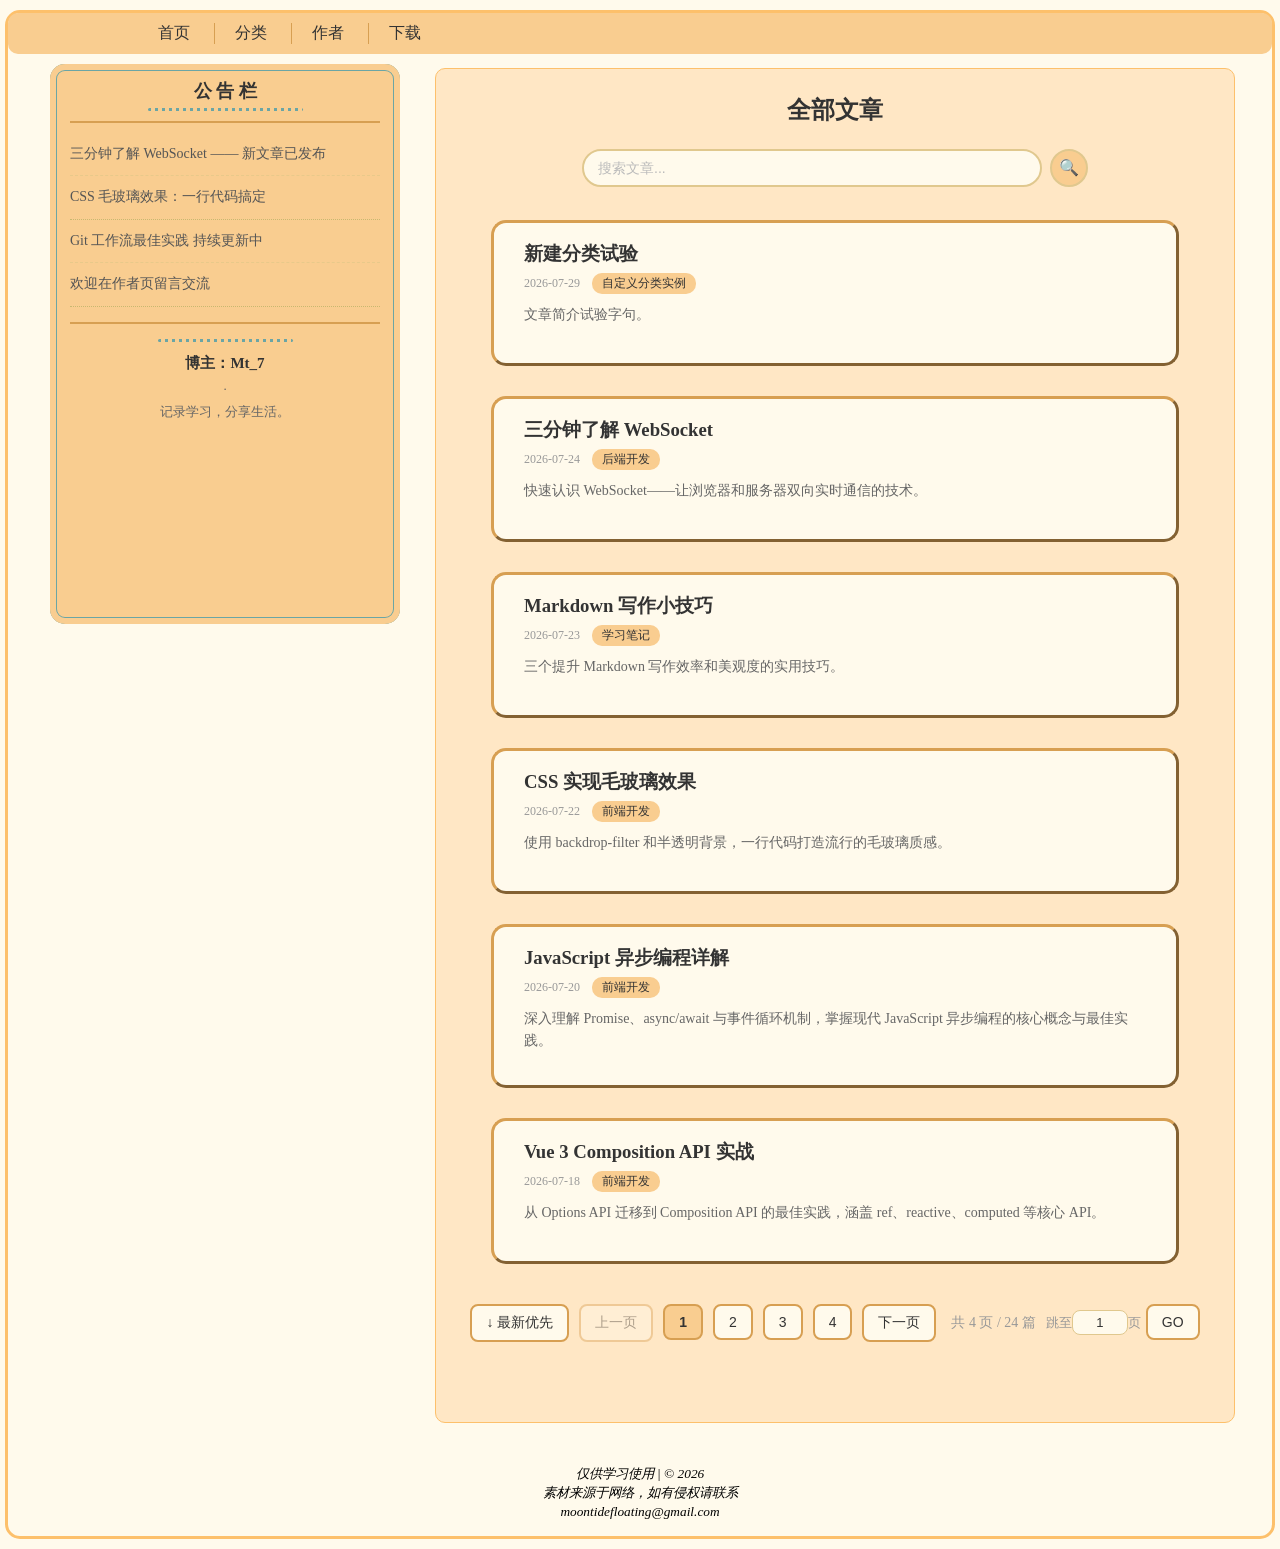
<file: index.html>
<!DOCTYPE html>
<html>
	<head>
		<meta charset="utf-8">
		<meta name="viewport" content="width=device-width, initial-scale=1.0">
		<title>温知小筑-首页</title>
		<link rel="stylesheet" href="123.css" />
		<link rel="icon" type="image/png" href="logo.png" />
		<style>
			.souSuoRongQi{display:flex!important;align-items:center;justify-content:center;gap:8px;margin:15px 50px 5px;min-height:44px}
			.souSuoShuRuBox{position:relative;flex:1;max-width:460px}
			.souSuoShuRu{width:100%;padding:9px 34px 9px 14px;border:2px solid #e0c88e;border-radius:20px;background:#FFFAEC;font-size:14px;color:#333;outline:none;box-sizing:border-box}
			.souSuoAnNiu{width:38px;height:38px;flex-shrink:0;border:2px solid #e0c88e;border-radius:50%;background:#f9cd90;font-size:16px;cursor:pointer;display:flex;align-items:center;justify-content:center}
			.souSuoQingChu{position:absolute;right:6px;top:50%;transform:translateY(-50%);font-size:18px;color:#bbb;background:none;border:none;cursor:pointer;display:none}
			.souSuoXiaLa{display:none;position:absolute;top:100%;left:0;right:0;margin-top:4px;list-style:none;background:#FFFAEC;border:1px solid #e0c88e;border-radius:10px;z-index:100;max-height:210px;overflow-y:auto;overflow-x:auto}
			.souSuoXiaLa--keJian{display:block}
			.souSuoGaoLiang{color:#D79F52;font-weight:bold}
			.souSuoBiaoTi{color:#333;font-weight:700}
			.souSuoZhangJie{color:#666;font-size:13px;padding-left:8px}
			.souSuoShangXiaWen{color:#999;font-size:12px;padding-left:16px}
		</style>
	</head>
	<body>
		<!-- ====== 顶部导航栏（全站共用） ====== -->
		<header>
			<nav>
				<ul class="nav">
					<li class="nav"><a href="./index.html">首页</a></li>
					<li class="nav"><a href="category.html">分类</a></li>
					<li class="nav"><a href="author.html">作者</a></li>
					<li class="nav"><a href="download.html">下载</a></li>
				</ul>
			</nav>
		</header>

		<!-- ====== 左侧边栏：sticky 吸附，展示公告与博主信息 ====== -->
		<article id="zuolan">
			<!-- 栏目标题 -->
			<div class="ceLanBiaoTou">公 告 栏</div>

			<!-- 公告列表 -->
			<ul class="gongGaoList">
				<li class="gongGaoItem">
					<a href="article.html?id=23">三分钟了解 WebSocket —— 新文章已发布</a>
				</li>
				<li class="gongGaoItem">
					<a href="article.html?id=21">CSS 毛玻璃效果：一行代码搞定</a>
				</li>
				<li class="gongGaoItem">
					<a href="article.html?id=1">Git 工作流最佳实践 持续更新中</a>
				</li>
				<li class="gongGaoItem">
					<a href="#">欢迎在作者页留言交流</a>
				</li>
			</ul>

			<!-- 博主简介 -->
			<div class="ceLanJianJie">
				<p>博主：Mt_7</p>
				<p> · </p>
				<p>记录学习，分享生活。</p>
			</div>
		</article>

		<!-- ====== 右侧内容区：文章卡片列表 + 分页 ====== -->
		<article id="youlan">
			<!-- 页面标题（由 JS 动态填入"全部文章"或分类名） -->
			<h2 class="pageTitle" style="text-align:center; color:#333; margin-top:20px;"></h2>

			<!-- 搜索栏：按关键词过滤文章 -->
			<div class="souSuoRongQi">
				<div class="souSuoShuRuBox">
					<input type="text" id="searchInput" class="souSuoShuRu" placeholder="搜索文章..." autocomplete="off" />
					<button id="searchClear" class="souSuoQingChu" title="清除搜索">&times;</button>
					<ul class="souSuoXiaLa" id="searchSuggest"></ul>
				</div>
				<button id="searchBtn" class="souSuoAnNiu" title="搜索">🔍</button>
			</div>

			<!-- 6 个文章卡片容器（JS 每次渲染 6 篇，多余的隐藏） -->
			<section class="wenZhang"></section>
			<section class="wenZhang"></section>
			<section class="wenZhang"></section>
			<section class="wenZhang"></section>
			<section class="wenZhang"></section>
			<section class="wenZhang"></section>

			<!-- 分页按钮区（排序、筛选、页码、上下页）由 JS 动态生成 -->
			<div class="fenYeRongQi"></div>
		</article>

		<!-- ====== 底部版权信息（全站共用） ====== -->
		<footer>
			<section>
				<p><small><em>仅供学习使用 | © 2026<br />素材来源于网络，如有侵权请联系<br />moontidefloating@gmail.com</em></small></p>
			</section>
		</footer>

		<!-- ★ JS 数据文件 + 核心逻辑：底部加载 + defer，确保 DOM 就绪后执行 -->
		<script src="articles-data.js" defer></script>
		<script src="main.js" defer></script>
	</body>
</html>
</file>
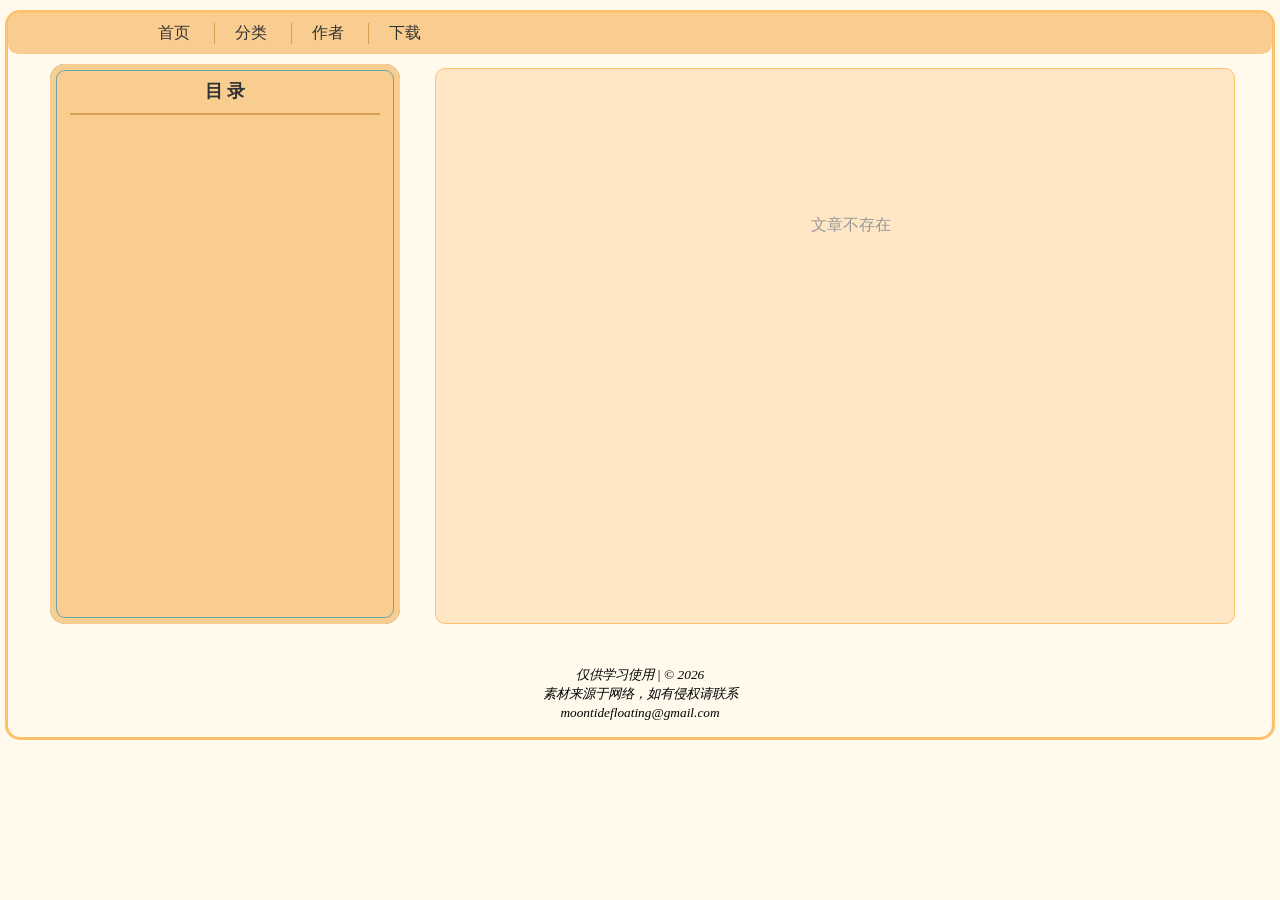
<file: article.html>
<!DOCTYPE html>
<html>
	<head>
		<meta charset="utf-8">
		<meta name="viewport" content="width=device-width, initial-scale=1.0">
		<title>温知小筑-文章</title>
		<link rel="stylesheet" href="123.css" />
		<link rel="icon" type="image/png" href="logo.png" />
	</head>
	<body>
		<!-- ====== 顶部导航栏 ====== -->
		<header>
			<nav>
				<ul class="nav">
					<li class="nav"><a href="./index.html">首页</a></li>
					<li class="nav"><a href="category.html">分类</a></li>
					<li class="nav"><a href="author.html">作者</a></li>
					<li class="nav"><a href="download.html">下载</a></li>
				</ul>
			</nav>
		</header>

		<!-- ====== 左侧 sticky 目录栏 ====== -->
		<article id="zuolan">
			<div class="muLuBiaoTou">目 录</div>
			<!-- 目录列表由 JS 根据文章 content 数组自动生成 -->
			<ul class="toc-list" id="tocList"></ul>
		</article>

		<!-- ====== 右侧文章正文区 ====== -->
		<article id="youlan">
			<!-- 文章标题、元信息、章节内容均由 JS 的 renderArticle() 动态填入 -->
			<div class="articleNeiRong" id="articleContent"></div>
		</article>

		<!-- ====== 底部版权信息 ====== -->
		<footer>
			<section>
				<p><small><em>仅供学习使用 | © 2026<br />素材来源于网络，如有侵权请联系<br />moontidefloating@gmail.com</em></small></p>
			</section>
		</footer>

		<!-- ★ JS 数据 + 渲染逻辑：底部 defer 加载，避免阻塞 DOM 解析 -->
		<script src="articles-data.js" defer></script>
		<script src="main.js" defer></script>
	</body>
</html>
</file>
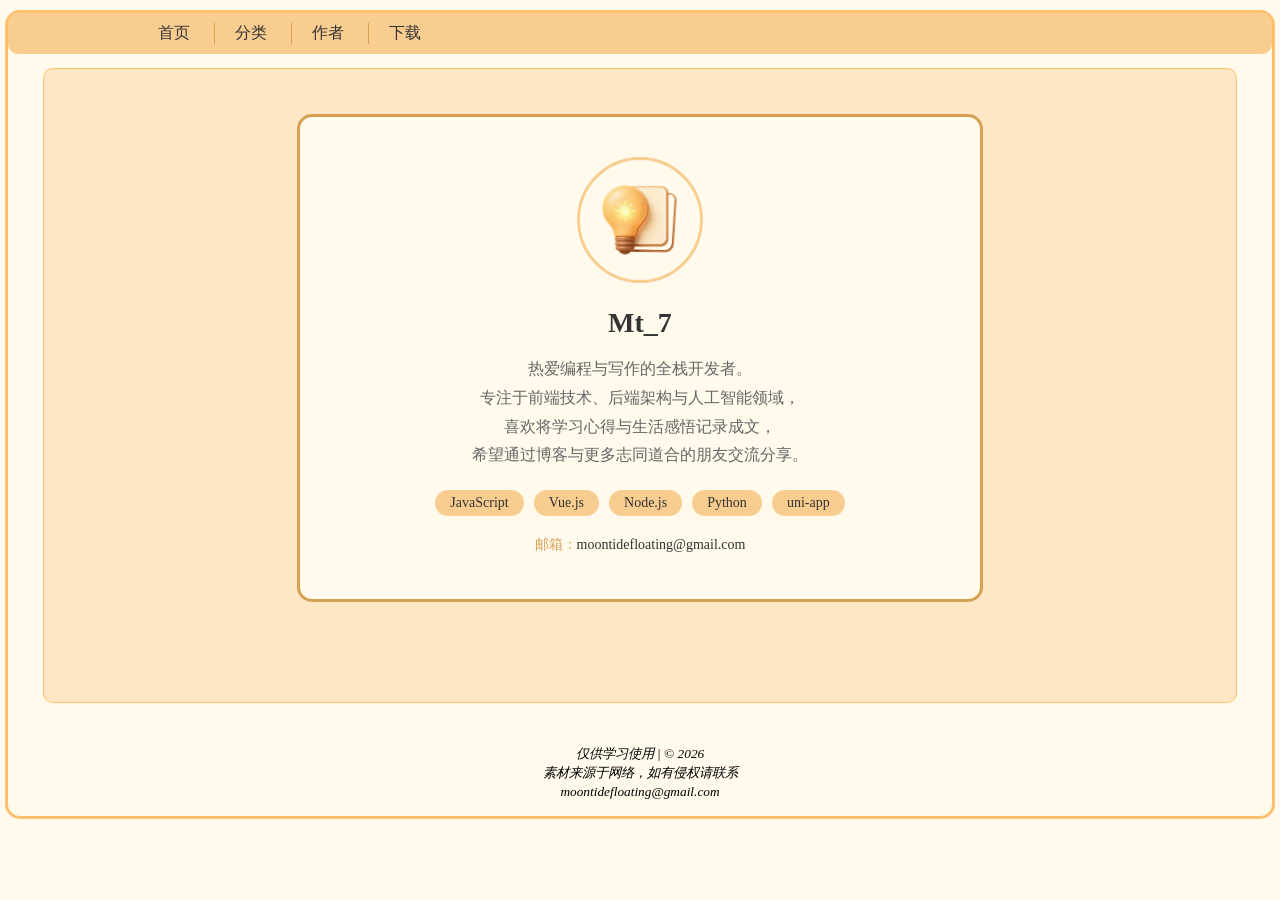
<file: author.html>
<!DOCTYPE html>
<html>
	<head>
		<meta charset="utf-8">
		<meta name="viewport" content="width=device-width, initial-scale=1.0">
		<title>温知小筑-作者</title>
		<link rel="stylesheet" href="123.css" />
		<link rel="icon" type="image/png" href="logo.png" />
	</head>
	<body>
		<!-- ====== 顶部导航栏 ====== -->
		<header>
			<nav>
				<ul class="nav">
					<li class="nav"><a href="./index.html">首页</a></li>
					<li class="nav"><a href="category.html">分类</a></li>
					<li class="nav"><a href="author.html">作者</a></li>
					<li class="nav"><a href="download.html">下载</a></li>
				</ul>
			</nav>
		</header>

		<!-- ====== 作者信息卡片（全宽布局，无左侧边栏） ====== -->
		<article id="zhuLan">
			<div class="zuoZheKaPian">
				<!-- 头像 -->
				<img class="zuoZheTouXiang" src="logo.png" alt="作者头像" />
				<!-- 昵称 -->
				<div class="zuoZheMingZi">Mt_7</div>
				<!-- 简介 -->
				<p class="zuoZheMiaoShu">
					热爱编程与写作的全栈开发者。<br />
					专注于前端技术、后端架构与人工智能领域，<br />
					喜欢将学习心得与生活感悟记录成文，<br />
					希望通过博客与更多志同道合的朋友交流分享。
				</p>
				<!-- 技能标签 -->
				<div class="biaoQianRongQi">
					<span class="biaoQian">JavaScript</span>
					<span class="biaoQian">Vue.js</span>
					<span class="biaoQian">Node.js</span>
					<span class="biaoQian">Python</span>
					<span class="biaoQian">uni-app</span>
				</div>
				<!-- 联系方式 -->
				<div class="zuoZheLianXi">
					<p>邮箱：<a href="mailto:moontidefloating@gmail.com">moontidefloating@gmail.com</a></p>
				</div>
			</div>
		</article>

		<!-- ====== 底部版权信息 ====== -->
		<footer>
			<section>
				<p><small><em>仅供学习使用 | © 2026<br />素材来源于网络，如有侵权请联系<br />moontidefloating@gmail.com</em></small></p>
			</section>
		</footer>
	</body>
</html>
</file>
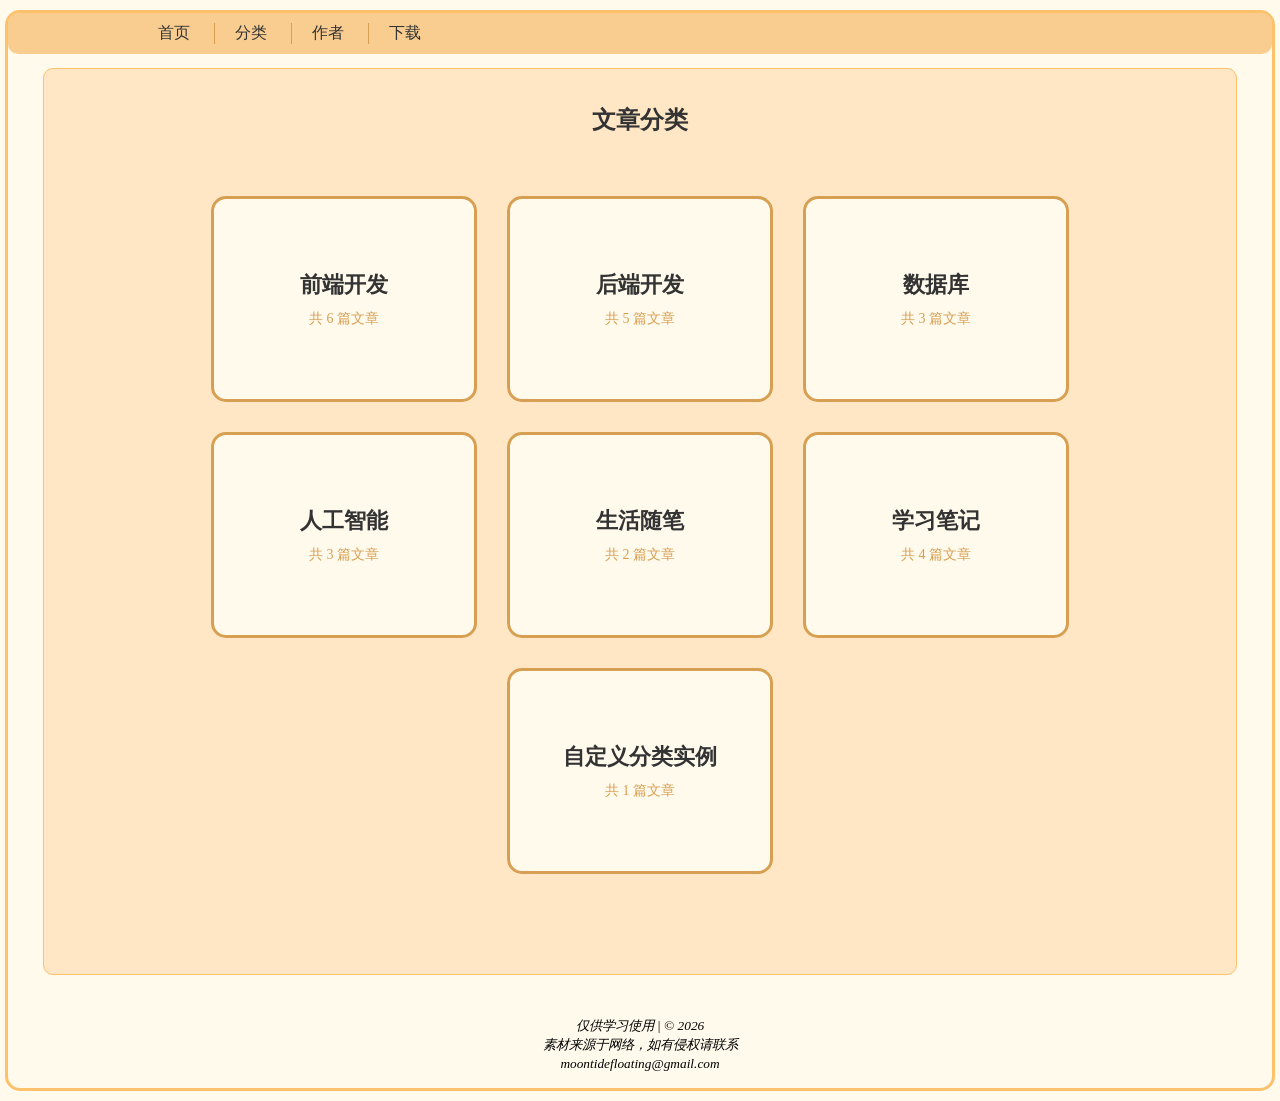
<file: category.html>
<!DOCTYPE html>
<html>
	<head>
		<meta charset="utf-8">
		<meta name="viewport" content="width=device-width, initial-scale=1.0">
		<title>温知小筑-分类</title>
		<link rel="stylesheet" href="123.css" />
		<link rel="icon" type="image/png" href="logo.png" />
	</head>
	<body>
		<!-- ====== 顶部导航栏 ====== -->
		<header>
			<nav>
				<ul class="nav">
					<li class="nav"><a href="./index.html">首页</a></li>
					<li class="nav"><a href="category.html">分类</a></li>
					<li class="nav"><a href="author.html">作者</a></li>
					<li class="nav"><a href="download.html">下载</a></li>
				</ul>
			</nav>
		</header>

		<!-- ====== 分类卡片区（全宽布局，无左侧边栏） ====== -->
		<article id="zhuLan">
			<h2 style="text-align:center; color:#333; margin-top:30px;">文章分类</h2>
			<div class="fenLeiRongQi">
				<!-- 每个卡片用 <a> 包裹，点击跳转到首页并带上 category 参数过滤 -->
				<a href="index.html?category=%E5%89%8D%E7%AB%AF%E5%BC%80%E5%8F%91" style="text-decoration:none;">
					<div class="fenLeiKaPian">
						<span class="fenLeiMingCheng">前端开发</span>
						<span class="fenLeiShuLiang"></span>
					</div>
				</a>
				<a href="index.html?category=%E5%90%8E%E7%AB%AF%E5%BC%80%E5%8F%91" style="text-decoration:none;">
					<div class="fenLeiKaPian">
						<span class="fenLeiMingCheng">后端开发</span>
						<span class="fenLeiShuLiang"></span>
					</div>
				</a>
				<a href="index.html?category=%E6%95%B0%E6%8D%AE%E5%BA%93" style="text-decoration:none;">
					<div class="fenLeiKaPian">
						<span class="fenLeiMingCheng">数据库</span>
						<span class="fenLeiShuLiang"></span>
					</div>
				</a>
				<a href="index.html?category=%E4%BA%BA%E5%B7%A5%E6%99%BA%E8%83%BD" style="text-decoration:none;">
					<div class="fenLeiKaPian">
						<span class="fenLeiMingCheng">人工智能</span>
						<span class="fenLeiShuLiang"></span>
					</div>
				</a>
				<a href="index.html?category=%E7%94%9F%E6%B4%BB%E9%9A%8F%E7%AC%94" style="text-decoration:none;">
					<div class="fenLeiKaPian">
						<span class="fenLeiMingCheng">生活随笔</span>
						<span class="fenLeiShuLiang"></span>
					</div>
				</a>
				<a href="index.html?category=%E5%AD%A6%E4%B9%A0%E7%AC%94%E8%AE%B0" style="text-decoration:none;">
					<div class="fenLeiKaPian">
						<span class="fenLeiMingCheng">学习笔记</span>
						<span class="fenLeiShuLiang"></span>
					</div>
				</a>
				<a href="index.html?category=自定义分类实例" style="text-decoration:none;">
					<div class="fenLeiKaPian">
						<span class="fenLeiMingCheng">自定义分类实例</span>
						<span class="fenLeiShuLiang"></span>
					</div>
				</a>
			</div>
		</article>

		<!-- ====== 底部版权信息 ====== -->
		<footer>
			<section>
				<p><small><em>仅供学习使用 | © 2026<br />素材来源于网络，如有侵权请联系<br />moontidefloating@gmail.com</em></small></p>
			</section>
		</footer>
	<script src="articles-data.js"></script>
	<script>
		(function() {
			document.querySelectorAll('.fenLeiKaPian').forEach(function(card) {
				var name = card.querySelector('.fenLeiMingCheng').textContent.trim();
				var count = window.uniBlogData.filter(function(a) { return a.category === name; }).length;
				card.querySelector('.fenLeiShuLiang').textContent = '共 ' + count + ' 篇文章';
			});
		})();
	</script>
</body>
</html>
</file>
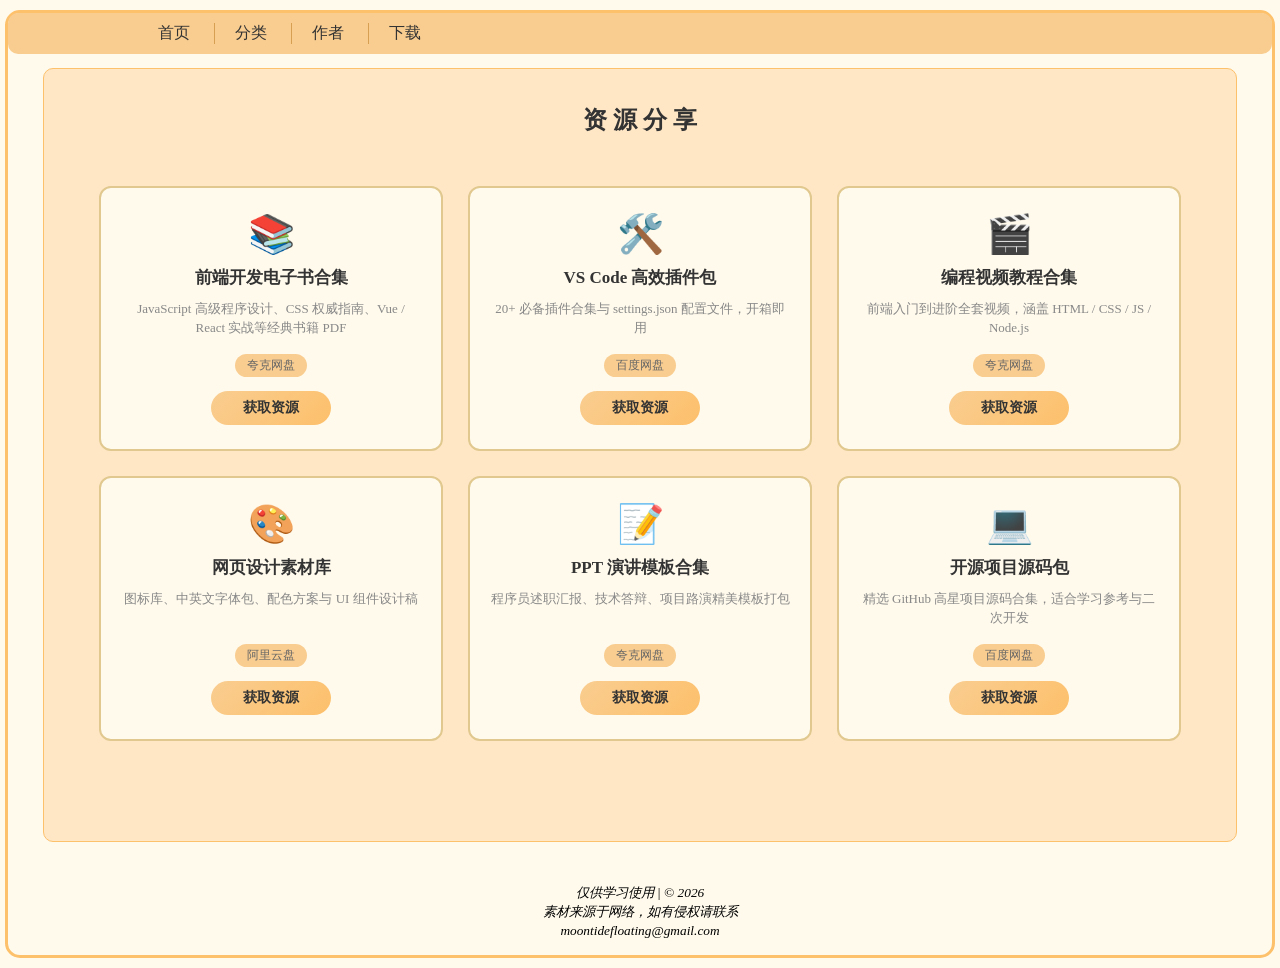
<file: download.html>
<!DOCTYPE html>
<html>
	<head>
		<meta charset="utf-8">
		<meta name="viewport" content="width=device-width, initial-scale=1.0">
		<title>温知小筑-资源下载</title>
		<link rel="stylesheet" href="123.css" />
		<link rel="icon" type="image/png" href="logo.png" />
	</head>
	<body>
		<!-- ====== 顶部导航栏 ====== -->
		<header>
			<nav>
				<ul class="nav">
					<li class="nav"><a href="./index.html">首页</a></li>
					<li class="nav"><a href="category.html">分类</a></li>
					<li class="nav"><a href="author.html">作者</a></li>
					<li class="nav"><a href="download.html">下载</a></li>
				</ul>
			</nav>
		</header>

		<!-- ====== 资源分享区（卡片网格布局，网盘链接分享） ====== -->
		<article id="zhuLan">
			<h2 class="pageTitle" style="text-align:center; color:#333; margin-top:30px;">资 源 分 享</h2>

			<div class="xiaZaiRongQi">
				<section class="xiaZaiKaPian">
					<div class="kaPianTuBiao">📚</div>
					<h3 class="kaPianBiaoTi">前端开发电子书合集</h3>
					<p class="kaPianMiaoShu">JavaScript 高级程序设计、CSS 权威指南、Vue / React 实战等经典书籍 PDF</p>
					<span class="wangPanBiaoQian">夸克网盘</span>
					<a class="xiaZaiLianJie" href="#">获取资源</a>
				</section>

				<section class="xiaZaiKaPian">
					<div class="kaPianTuBiao">🛠️</div>
					<h3 class="kaPianBiaoTi">VS Code 高效插件包</h3>
					<p class="kaPianMiaoShu">20+ 必备插件合集与 settings.json 配置文件，开箱即用</p>
					<span class="wangPanBiaoQian">百度网盘</span>
					<a class="xiaZaiLianJie" href="#">获取资源</a>
				</section>

				<section class="xiaZaiKaPian">
					<div class="kaPianTuBiao">🎬</div>
					<h3 class="kaPianBiaoTi">编程视频教程合集</h3>
					<p class="kaPianMiaoShu">前端入门到进阶全套视频，涵盖 HTML / CSS / JS / Node.js</p>
					<span class="wangPanBiaoQian">夸克网盘</span>
					<a class="xiaZaiLianJie" href="#">获取资源</a>
				</section>

				<section class="xiaZaiKaPian">
					<div class="kaPianTuBiao">🎨</div>
					<h3 class="kaPianBiaoTi">网页设计素材库</h3>
					<p class="kaPianMiaoShu">图标库、中英文字体包、配色方案与 UI 组件设计稿</p>
					<span class="wangPanBiaoQian">阿里云盘</span>
					<a class="xiaZaiLianJie" href="#">获取资源</a>
				</section>

				<section class="xiaZaiKaPian">
					<div class="kaPianTuBiao">📝</div>
					<h3 class="kaPianBiaoTi">PPT 演讲模板合集</h3>
					<p class="kaPianMiaoShu">程序员述职汇报、技术答辩、项目路演精美模板打包</p>
					<span class="wangPanBiaoQian">夸克网盘</span>
					<a class="xiaZaiLianJie" href="#">获取资源</a>
				</section>

				<section class="xiaZaiKaPian">
					<div class="kaPianTuBiao">💻</div>
					<h3 class="kaPianBiaoTi">开源项目源码包</h3>
					<p class="kaPianMiaoShu">精选 GitHub 高星项目源码合集，适合学习参考与二次开发</p>
					<span class="wangPanBiaoQian">百度网盘</span>
					<a class="xiaZaiLianJie" href="#">获取资源</a>
				</section>
			</div>
		</article>

		<!-- ====== 底部版权信息 ====== -->
		<footer>
			<section>
				<p><small><em>仅供学习使用 | © 2026<br />素材来源于网络，如有侵权请联系<br />moontidefloating@gmail.com</em></small></p>
			</section>
		</footer>

		<!-- ====== 下载链接弹窗遮罩 ====== -->
		<div class="moTaiZhao" id="linkModal">
			<div class="moTaiChuang">
				<div class="moTaiBiaoTou">
					<span class="moTaiBiaoTi"></span>
					<span class="moTaiGuanBi">&times;</span>
				</div>
				<div class="moTaiNeiRong" id="modalContent"></div>
			</div>
		</div>

		<!-- ====== 弹窗逻辑：事件委托 + 卡片链接数据 ====== -->
		<script>
		(function () {
			var modal = document.getElementById('linkModal');
			var title = modal.querySelector('.moTaiBiaoTi');
			var content = document.getElementById('modalContent');
			var closeBtn = modal.querySelector('.moTaiGuanBi');

			/* 每张卡片的下载链接数据，按卡片在页面中的顺序 */
			var linkData = [
				{
					title: '前端开发电子书合集',
					links: [
						{ label: '夸克网盘', value: 'https://platform.dsfdsek.com/usage' },
						{ label: '备用链接', value: 'https://pan.quark.cn/s/xxxxxxxx' },
						{ label: '提取码',    value: 'abcd' }
					]
				},
				{
					title: 'VS Code 高效插件包',
					links: [
						{ label: '百度网盘', value: 'https://pan.baidu.com/s/xxxxxxxx' },
						{ label: '提取码',    value: 'efgh' }
					]
				},
				{
					title: '编程视频教程合集',
					links: [
						{ label: '夸克网盘', value: 'https://pan.quark.cn/s/xxxxxxxx' },
						{ label: '备用链接', value: 'https://platform.dsfdsek.com/usage' },
						{ label: '提取码',    value: 'ijkl' }
					]
				},
				{
					title: '网页设计素材库',
					links: [
						{ label: '阿里云盘', value: 'https://www.alipan.com/s/xxxxxxxx' },
						{ label: '提取码',    value: 'mnop' }
					]
				},
				{
					title: 'PPT 演讲模板合集',
					links: [
						{ label: '夸克网盘', value: 'https://pan.quark.cn/s/xxxxxxxx' },
						{ label: '备用链接', value: 'https://platform.dsfdsek.com/usage' },
						{ label: '提取码',    value: 'qrst' }
					]
				},
				{
					title: '开源项目源码包',
					links: [
						{ label: '百度网盘', value: 'https://pan.baidu.com/s/xxxxxxxx' },
						{ label: 'GitHub',   value: 'https://github.com/xxxxxxxx' },
						{ label: '提取码',    value: 'uvwx' }
					]
				}
			];

			function open(index) {
				var data = linkData[index];
				title.textContent = data.title;
				content.innerHTML = data.links.map(function (item) {
					return '<div class="lianJieHang">' +
						'<span class="lianJieBiaoQian">' + item.label + '</span>' +
						'<span class="lianJieZhi">' + item.value + '</span>' +
						'</div>';
				}).join('');
				modal.classList.add('moTaiZhao--xianShi');
			}

			function close() {
				modal.classList.remove('moTaiZhao--xianShi');
			}

			/* 事件委托：捕获卡片容器内所有按钮点击 */
			document.querySelector('.xiaZaiRongQi').addEventListener('click', function (e) {
				var btn = e.target.closest('.xiaZaiLianJie');
				if (!btn) return;
				e.preventDefault();
				var cards = document.querySelectorAll('.xiaZaiKaPian');
				var card = btn.closest('.xiaZaiKaPian');
				var index = Array.prototype.indexOf.call(cards, card);
				if (index >= 0) open(index);
			});

			/* 点击关闭按钮 */
			closeBtn.addEventListener('click', close);

			/* 点击遮罩空白区域关闭 */
			modal.addEventListener('click', function (e) {
				if (e.target === modal) close();
			});

			/* ESC 键关闭 */
			document.addEventListener('keydown', function (e) {
				if (e.key === 'Escape') close();
			});
		})();
		</script>
	</body>
</html>
</file>
<file: 123.css>
/* ============================================================
 *  博客全局样式表 —— 统一暖橙色主题，所有页面共用
 * ============================================================ */

/* ---------- 1. 页面基座 ---------- */
/* Grid 布局：两端 1fr 平衡 + zuolan(350px) + 间隙(35px) + youlan(自适应≤800px)。
   永不换行——缩放时两侧等距留白，zuolan 和 youlan 始终并排居中 */
body {
	display: grid;
	grid-template-columns: 1fr 5px 350px 35px minmax(300px, 800px) 1fr;
	background-color: #FFFAEC;
	margin: 10px 5px;
	border-width: 3px;
	border-style: solid;
	border-color: #FDC06B;
	border-radius: 15px;
	overflow-x: hidden;
}

/* header / footer / #zhuLan：横跨所有列，消除浏览器默认边距 */
header, footer, #zhuLan {
	grid-column: 1 / -1;
}

header {
	margin: 0;
	padding: 0;
}

/* ---------- 2. 导航栏 ---------- */
nav {
	width: 100%;
	padding: 10px 0;
	border-radius: 10px;
	background-color: #f9cd90;
	box-sizing: border-box;
}

/* 导航列表容器：去掉默认圆点，左缩进 */
ul.nav {
	margin: 0;
	padding-left: 130px;
	list-style: none;
}

/* 导航列表项：横向排列，相邻项之间 1px 分隔线，边缘无缝 */
li.nav {
	padding: 0 20px;
	display: inline-block;
	border: none;
}

li.nav + li.nav {
	border-left: 1px solid #D79F52;
}

/* 全局链接样式 */
a {
	text-decoration: none;
	color: #333333;
}

a:hover {
	color: #D79F52;
}

/* ---------- 3. 左侧 sticky 侧边栏 ---------- */
/* 首页放公告栏，文章页放 TOC 目录 */
#zuolan {
	grid-column: 3;
	grid-row: 2;
	position: sticky;
	top: 15px;
	width: 350px;
	height: 560px;
	margin-top: 10px;
	border-radius: 15px;
	background-color: #f9cd90;
	box-sizing: border-box;
	overflow: hidden;
	box-shadow: inset 0 0 0 6px #f9cd90, inset 0 0 0 7px #6BA5A5;
}

/* 侧边栏头部标题：“公告栏” / “目 录” */
.ceLanBiaoTou {
	text-align: center;
	font-size: 18px;
	font-weight: bold;
	color: #333;
	padding: 15px 0 10px;
	border-bottom: 2px solid #D79F52;
	margin: 0 20px;
	position: relative;
}

.ceLanBiaoTou::after {
	content: '';
	display: block;
	width: 50%;
	height: 3px;
	margin: 5px auto 0;
	background: repeating-linear-gradient(
		90deg,
		#6BA5A5 0, #6BA5A5 3px,
		transparent 3px, transparent 7px
	);
	border-radius: 2px;
}

/* 公告列表 */
.gongGaoList {
	list-style: none;
	padding: 0 20px;
	margin: 10px 0;
}

/* 公告条目 */
.gongGaoItem {
	padding: 10px 0;
	border-bottom: 1px dashed #e8c98a;
}

/* 交替条目：虚线换色 */
.gongGaoItem:nth-child(even) {
	border-bottom-style: dotted;
	border-bottom-color: #c9b870;
}

.gongGaoItem a {
	display: block;
	color: #555;
	font-size: 14px;
	text-decoration: none;
	line-height: 1.6;
	transition: color 0.2s;
}

.gongGaoItem a:hover {
	color: #D79F52;
}

/* 博主简介 */
.ceLanJianJie {
	text-align: center;
	padding: 15px 20px;
	margin: 15px 20px 0;
	border-top: 2px solid #D79F52;
	position: relative;
}

.ceLanJianJie::before {
	content: '';
	display: block;
	width: 50%;
	height: 3px;
	margin: 0 auto 8px;
	background: repeating-linear-gradient(
		90deg,
		#6BA5A5 0, #6BA5A5 3px,
		transparent 3px, transparent 7px
	);
	border-radius: 2px;
}

.ceLanJianJie p {
	font-size: 13px;
	color: #666;
	line-height: 1.8;
	margin: 0;
}

.ceLanJianJie p:first-child {
	font-size: 15px;
	font-weight: bold;
	color: #333;
}

/* ---------- 4. 右侧内容主区域 ---------- */
/* 首页放文章卡片 + 分页，文章页放正文。
   放在 grid 第 5 列（自适应列，宽屏≤800px，缩放时自动伸缩） */
#youlan {
	text-align: center;
	grid-column: 5;
	grid-row: 2;
	margin-top: 14px;
	border-radius: 10px;
	background-color: #FFE7C5;
	padding: 5px;
	padding-bottom: 60px;
	border-width: 1px;
	border-style: solid;
	border-color: #FDC06B;
	box-sizing: border-box;
}

/* ---------- 搜索栏 ---------- */
.souSuoRongQi {
	display: flex !important;
	align-items: center;
	justify-content: center;
	gap: 8px;
	margin: 15px 50px 5px;
	width: auto;
	height: auto;
	visibility: visible;
	opacity: 1;
}

/* 输入框包装器：absolute 定位 × 按钮的基准 */
.souSuoShuRuBox {
	position: relative;
	flex: 1;
	max-width: 460px;
}

.souSuoShuRu {
	width: 100%;
	padding: 9px 34px 9px 14px;
	border: 2px solid #e0c88e;
	border-radius: 20px;
	background-color: #FFFAEC;
	font-size: 14px;
	color: #333;
	outline: none;
	transition: border-color 0.2s;
	box-sizing: border-box;
}

.souSuoShuRu:focus {
	border-color: #D79F52;
}

.souSuoShuRu::placeholder {
	color: #bbb;
}

/* 清空 × 按钮（覆盖在输入框右端） */
.souSuoQingChu {
	position: absolute;
	right: 6px;
	top: 50%;
	transform: translateY(-50%);
	font-size: 18px;
	color: #bbb;
	background: none;
	border: none;
	cursor: pointer;
	padding: 0 6px;
	line-height: 1;
	display: none;
	transition: color 0.2s;
}

.souSuoQingChu:hover {
	color: #999;
}

.souSuoQingChu--keJian {
	display: block;
}

/* 搜索按钮 */
.souSuoAnNiu {
	width: 38px;
	height: 38px;
	border: 2px solid #e0c88e;
	border-radius: 50%;
	background-color: #f9cd90;
	font-size: 16px;
	cursor: pointer;
	display: flex;
	align-items: center;
	justify-content: center;
	transition: all 0.2s;
	flex-shrink: 0;
	padding: 0;
}

.souSuoAnNiu:hover {
	background-color: #D79F52;
	border-color: #D79F52;
	box-shadow: 0 2px 8px rgba(215, 159, 82, 0.35);
}

/* 搜索候选人下拉浮层 */
.souSuoXiaLa {
	display: none;
	position: absolute;
	top: 100%;
	left: 0;
	right: 0;
	margin-top: 4px;
	padding: 6px 0;
	list-style: none;
	background: #FFFAEC;
	border: 1px solid #e0c88e;
	border-radius: 10px;
	box-shadow: 0 4px 14px rgba(0, 0, 0, 0.12);
	z-index: 100;
	max-height: 210px;
	overflow-y: auto;
	overflow-x: auto;
}

.souSuoXiaLa--keJian {
	display: block;
}

/* 下拉条目 */
.souSuoHouXuan {
	padding: 8px 14px;
	font-size: 14px;
	color: #555;
	cursor: pointer;
	transition: background-color 0.15s;
	white-space: nowrap;
}

.souSuoHouXuan:hover,
.souSuoHouXuan--xuanZhong {
	background-color: #ffe7c5;
}

/* 下拉文章标题 */
.souSuoBiaoTi {
	color: #333;
	font-weight: 700;
}

/* 下拉匹配章节标题 */
.souSuoZhangJie {
	color: #666;
	font-size: 13px;
	padding-left: 8px;
}

/* 下拉上下文摘要 */
.souSuoShangXiaWen {
	color: #999;
	font-size: 12px;
	padding-left: 16px;
}

/* 匹配高亮文本 */
.souSuoGaoLiang {
	color: #D79F52;
	font-weight: bold;
}

/* ---------- 5. 底部版权 ---------- */
footer {
	text-align: center;
	padding-top: 2%;
}

/* ---------- 6. 文章卡片（首页） ---------- */
.wenZhang {
	margin-top: 30px;
	margin-left: 50px;
	margin-right: 50px;
	min-height: 140px;
	border-radius: 15px;
	background-color: #FFFAEC;
	border-color: #D79F52;
	border-width: 3px;
	border-style: outset;  /* 立体凸起边框效果 */
	overflow: hidden;      /* 防止圆角被内容溢出破坏 */
}

/* ---------- 7. 分页组件 ---------- */
/* 分页按钮容器 */
.fenYeRongQi {
	text-align: center;
	margin-top: 30px;
	padding: 10px 0 20px 0;
}

/* 分页按钮通用样式 */
.fenYeBtn {
	display: inline-block;
	margin: 0 5px;
	padding: 8px 14px;
	border: 2px solid #D79F52;
	border-radius: 8px;
	background-color: #FFFAEC;
	color: #333;
	cursor: pointer;
	font-size: 14px;
	text-decoration: none;
	transition: all 0.2s ease;  /* 悬停过渡动画 */
}

.fenYeBtn:hover {
	background-color: #f9cd90;
}

/* 当前页码高亮 */
.fenYeBtnActive {
	background-color: #f9cd90;
	font-weight: bold;
}

/* 禁用状态（如第一页的"上一页"） */
.fenYeBtn:disabled {
	opacity: 0.4;
	cursor: not-allowed;
}

/* 页码跳转输入框 */
.fenYeTiaoZhuan {
	width: 42px;
	padding: 4px 6px;
	border: 1px solid #e0c88e;
	border-radius: 8px;
	background-color: #FFFAEC;
	font-size: 13px;
	color: #333;
	text-align: center;
	outline: none;
	transition: border-color 0.2s;
	-moz-appearance: textfield;
}

.fenYeTiaoZhuan:focus {
	border-color: #D79F52;
}

/* 隐藏 number 输入框的上下箭头（Chrome / Safari） */
.fenYeTiaoZhuan::-webkit-inner-spin-button,
.fenYeTiaoZhuan::-webkit-outer-spin-button {
	-webkit-appearance: none;
	margin: 0;
}

/* ---------- 8. 文章详情页 ---------- */
/* 文章正文容器 */
.articleNeiRong {
	max-width: 800px;
	margin: 0 auto;
	padding: 20px 40px;
	text-align: left;
}

/* 文章标题 */
.articleNeiRong h1 {
	font-size: 26px;
	color: #333;
	text-align: center;
	margin-bottom: 10px;
}

/* 日期 / 分类 元信息行 */
.articleMeta {
	text-align: center;
	margin-bottom: 30px;
	font-size: 13px;
	color: #999;
}

.articleMeta span {
	margin: 0 10px;
}

/* 文章二级标题（章节标题）：下划线分隔 */
.articleNeiRong h2 {
	font-size: 20px;
	color: #333;
	margin-top: 30px;
	margin-bottom: 10px;
	padding-bottom: 8px;
	border-bottom: 2px solid #f9cd90;
}

/* 文章正文段落：首行缩进两字 */
.articleNeiRong p {
	font-size: 16px;
	color: #444;
	line-height: 1.9;
	text-indent: 2em;
	margin-bottom: 15px;
}

/* ---------- 9. TOC 侧边目录（文章页左侧） ---------- */
/* 目录头部标题 */
.muLuBiaoTou {
	text-align: center;
	font-size: 18px;
	font-weight: bold;
	color: #333;
	padding: 15px 0 10px 0;
	border-bottom: 2px solid #D79F52;
	margin: 0 20px 10px 20px;
}

/* 目录列表容器 */
.toc-list {
	list-style: none;
	padding: 0 20px;
	margin: 0;
	overflow-y: auto;     /* 内容过长时纵向滚动 */
	max-height: 450px;
}

/* 目录项 */
.toc-list li {
	padding: 8px 0;
	border-bottom: 1px dashed #e8d5b7;
}

.toc-list li a {
	display: block;
	color: #555;
	font-size: 14px;
	text-decoration: none;
	transition: color 0.2s;
}

.toc-list li a:hover {
	color: #D79F52;
}

/* 当前阅读章节高亮：加粗 + 左侧竖线 */
.toc-list li a.toc-active {
	color: #D79F52;
	font-weight: bold;
	padding-left: 8px;
	border-left: 3px solid #D79F52;
}

/* ---------- 10. 下载页 ---------- */
/* 全宽内容容器（替代 #youlan，用于分类页 / 作者页 / 下载页） */
#zhuLan {
	margin-left: 35px;
	margin-top: 14px;
	margin-right: 35px;
	border-radius: 10px;
	background-color: #FFE7C5;
	padding: 5px;
	padding-bottom: 60px;
	border-width: 1px;
	border-style: solid;
	border-color: #FDC06B;
	height: auto;
}

/* ---------- 10. 下载页：网盘资源卡片网格 ---------- */
/* 卡片 flex 容器：3 列居中网格 */
.xiaZaiRongQi {
	display: flex;
	flex-wrap: wrap;
	justify-content: center;
	gap: 25px;
	padding: 30px 30px 40px;
}

/* 资源卡片 */
.xiaZaiKaPian {
	width: 300px;
	background-color: #FFFAEC;
	border: 2px solid #e0c88e;
	border-radius: 12px;
	padding: 24px 20px;
	text-align: center;
	transition: all 0.3s;
	display: flex;
	flex-direction: column;
	align-items: center;
}

.xiaZaiKaPian:hover {
	border-color: #D79F52;
	transform: translateY(-4px);
	box-shadow: 0 6px 16px rgba(215, 159, 82, 0.25);
}

/* 卡片图标 */
.kaPianTuBiao {
	font-size: 38px;
	margin-bottom: 10px;
}

/* 卡片标题 */
.kaPianBiaoTi {
	font-size: 17px;
	font-weight: bold;
	color: #333;
	margin: 0 0 10px;
}

/* 卡片描述 */
.kaPianMiaoShu {
	font-size: 13px;
	color: #888;
	margin: 0 0 16px;
	line-height: 1.5;
	flex-grow: 1;
}

/* 网盘标签 */
.wangPanBiaoQian {
	display: inline-block;
	padding: 3px 12px;
	background-color: #f9cd90;
	border-radius: 12px;
	font-size: 12px;
	color: #666;
	margin-bottom: 14px;
}

/* 获取资源按钮 */
.xiaZaiLianJie {
	display: inline-block;
	padding: 8px 32px;
	background: linear-gradient(135deg, #f9cd90, #FDC06B);
	color: #333;
	border: none;
	border-radius: 20px;
	text-decoration: none;
	font-size: 14px;
	font-weight: bold;
	transition: all 0.2s;
}

.xiaZaiLianJie:hover {
	background: linear-gradient(135deg, #D79F52, #e8a040);
	color: #fff;
	box-shadow: 0 3px 10px rgba(215, 159, 82, 0.4);
}

/* ---------- 下载链接弹窗 ---------- */
/* 全屏遮罩：默认隐藏，xianShi 类触发出现 */
.moTaiZhao {
	position: fixed;
	top: 0;
	left: 0;
	width: 100%;
	height: 100%;
	background: rgba(0, 0, 0, 0.4);
	display: flex;
	align-items: center;
	justify-content: center;
	z-index: 1000;
	opacity: 0;
	visibility: hidden;
	transition: opacity 0.2s, visibility 0.2s;
}

.moTaiZhao--xianShi {
	opacity: 1;
	visibility: visible;
}

/* 弹窗本体 */
.moTaiChuang {
	background: #FFFAEC;
	border-radius: 12px;
	width: 420px;
	max-width: 92vw;
	box-shadow: 0 8px 30px rgba(0, 0, 0, 0.25);
	overflow: hidden;
}

/* 弹窗标题栏 */
.moTaiBiaoTou {
	display: flex;
	justify-content: space-between;
	align-items: center;
	padding: 12px 18px;
	background: #f9cd90;
}

.moTaiBiaoTi {
	font-size: 16px;
	font-weight: bold;
	color: #333;
}

.moTaiGuanBi {
	font-size: 24px;
	color: #999;
	cursor: pointer;
	line-height: 1;
	transition: color 0.2s;
}

.moTaiGuanBi:hover {
	color: #333;
}

/* 弹窗内容区 */
.moTaiNeiRong {
	padding: 18px;
	max-height: 55vh;
	overflow-y: auto;
}

/* 链接行 */
.lianJieHang {
	padding: 10px 0;
	border-bottom: 1px dashed #e8d5a8;
}

.lianJieHang:last-child {
	border-bottom: none;
}

.lianJieBiaoQian {
	display: block;
	font-size: 12px;
	color: #888;
	margin-bottom: 3px;
}

.lianJieZhi {
	font-size: 13px;
	color: #555;
	word-break: break-all;
}

/* ---------- 11. 分类页 ---------- */
/* 分类卡片 flex 布局容器 */
.fenLeiRongQi {
	display: flex;
	flex-wrap: wrap;          /* 换行 */
	justify-content: center;  /* 水平居中 */
	gap: 30px;
	padding: 40px 20px;
}

/* 分类卡片 */
.fenLeiKaPian {
	width: 220px;
	height: 160px;
	background-color: #FFFAEC;
	border: 3px solid #D79F52;
	border-radius: 15px;
	cursor: pointer;
	transition: all 0.3s ease;
	display: flex;
	flex-direction: column;
	align-items: center;
	justify-content: center;
	padding: 20px;
}

/* 悬停：上浮 + 投影效果 */
.fenLeiKaPian:hover {
	background-color: #f9cd90;
	transform: translateY(-5px);
	box-shadow: 0 5px 15px rgba(215, 159, 82, 0.4);
}

/* 分类名称 */
.fenLeiKaPian .fenLeiMingCheng {
	font-size: 22px;
	font-weight: bold;
	color: #333333;
	margin-bottom: 10px;
}

/* 分类文章数量 */
.fenLeiKaPian .fenLeiShuLiang {
	font-size: 14px;
	color: #D79F52;
}

/* ---------- 12. 作者页 ---------- */
/* 作者信息卡片容器 */
.zuoZheKaPian {
	max-width: 600px;
	margin: 40px auto;
	background-color: #FFFAEC;
	border: 3px solid #D79F52;
	border-radius: 15px;
	padding: 40px;
	text-align: center;
}

/* 头像：圆形裁剪 */
.zuoZheTouXiang {
	width: 120px;
	height: 120px;
	border-radius: 50%;
	border: 3px solid #f9cd90;
	object-fit: cover;  /* 保证图片不变形填充 */
	margin-bottom: 20px;
}

/* 作者昵称 */
.zuoZheMingZi {
	font-size: 28px;
	font-weight: bold;
	color: #333333;
	margin-bottom: 10px;
}

/* 作者简介 */
.zuoZheMiaoShu {
	font-size: 16px;
	color: #666666;
	line-height: 1.8;
	margin-bottom: 20px;
}

/* 技能标签 flex 容器 */
.biaoQianRongQi {
	display: flex;
	flex-wrap: wrap;
	justify-content: center;
	gap: 10px;
	margin-bottom: 20px;
}

/* 单个技能标签：圆角药丸样式 */
.biaoQian {
	display: inline-block;
	background-color: #f9cd90;
	color: #333333;
	padding: 5px 15px;
	border-radius: 20px;
	font-size: 14px;
}

/* 联系方式 */
.zuoZheLianXi {
	font-size: 14px;
	color: #D79F52;
}

.zuoZheLianXi p {
	margin: 5px 0;
	text-align: center;
}

/* ============================================================
 *  移动端适配 —— 屏幕宽度 ≤ 768px 时生效，PC 布局不受影响
 * ============================================================ */
@media screen and (max-width: 768px) {

	/* ---------- 页面基座：Grid 降级为块级单列 ---------- */
	body {
		display: block;
		margin: 5px 2px;
		border-width: 2px;
		border-radius: 8px;
	}

	/* ---------- 导航栏：居中 + 去掉左侧大缩进 ---------- */
	ul.nav {
		padding-left: 0;
		text-align: center;
	}

	li.nav {
		padding: 0 10px;
		border: none;
		font-size: 14px;
	}

	/* ---------- 左侧侧边栏：全宽，不 sticky，放内容上方 ---------- */
	#zuolan {
		grid-column: auto;
		grid-row: auto;
		position: static;
		width: auto;
		height: auto;
		min-height: 200px;
		margin: 8px;
		border-radius: 10px;
		box-shadow: inset 0 0 0 4px #f9cd90, inset 0 0 0 5px #6BA5A5;
	}

	/* 侧边栏：标题装饰线缩小 */
	.ceLanBiaoTou {
		font-size: 16px;
		padding: 10px 0 8px;
	}

	.ceLanBiaoTou::after {
		height: 2px;
		margin: 4px auto 0;
	}

	/* 侧边栏：公告条目博主信息紧凑排布 */
	.gongGaoItem {
		padding: 8px 0;
	}

	.gongGaoItem a {
		font-size: 13px;
	}

	.ceLanJianJie {
		padding: 10px 15px;
		margin: 10px 15px 0;
	}

	.ceLanJianJie p {
		font-size: 12px;
	}

	.ceLanJianJie::before {
		height: 2px;
		margin: 0 auto 6px;
	}

	/* ---------- 右侧内容区：全宽 ---------- */
	#youlan {
		grid-column: auto;
		grid-row: auto;
		width: auto;
		margin: 8px;
		float: none;
		display: block;
	}

	/* 搜索栏：窄屏紧凑 */
	.souSuoRongQi {
		margin: 12px 10px 5px;
		gap: 6px;
	}

	.souSuoShuRuBox {
		max-width: none;
	}

	.souSuoShuRu {
		font-size: 13px;
		padding: 8px 30px 8px 12px;
	}

	.souSuoQingChu {
		right: 4px;
		font-size: 16px;
	}

	.souSuoAnNiu {
		width: 34px;
		height: 34px;
		font-size: 14px;
	}

	.souSuoXiaLa {
		max-height: 180px;
	}

	.souSuoHouXuan {
		font-size: 13px;
		padding: 7px 12px;
	}

	.souSuoShangXiaWen {
		font-size: 11px;
	}

	/* ---------- 全宽容器（分类/作者/下载页）---------- */
	#zhuLan {
		margin: 8px;
	}

	/* ---------- 文章卡片：缩减边距 ---------- */
	.wenZhang {
		margin-left: 10px;
		margin-right: 10px;
		margin-top: 15px;
		min-height: auto;
	}

	/* ---------- 分页按钮：缩小 + 允许换行 ---------- */
	.fenYeBtn {
		padding: 6px 10px;
		font-size: 12px;
		margin: 3px;
	}

	.fenYeRongQi {
		padding: 10px 5px;
	}

	.fenYeTiaoZhuan {
		width: 34px;
		font-size: 12px;
		padding: 3px 4px;
	}

	/* ---------- 文章详情页：全宽正文 ---------- */
	.articleNeiRong {
		padding: 10px 15px;
	}

	.articleNeiRong p {
		font-size: 15px;
	}

	/* ---------- TOC 目录：上方折叠显示 ---------- */
	.toc-list {
		max-height: 200px;
	}

	.muLuBiaoTou {
		font-size: 16px;
		padding: 10px 0 8px;
	}

	/* ---------- 下载页：卡片全宽紧凑排列 ---------- */
	.xiaZaiRongQi {
		padding: 20px 10px;
		gap: 15px;
	}

	.xiaZaiKaPian {
		width: 100%;
		max-width: 360px;
		padding: 18px 15px;
	}

	.kaPianTuBiao {
		font-size: 30px;
		margin-bottom: 8px;
	}

	.kaPianBiaoTi {
		font-size: 15px;
		margin-bottom: 6px;
	}

	.kaPianMiaoShu {
		font-size: 12px;
		margin-bottom: 12px;
	}

	.wangPanBiaoQian {
		font-size: 11px;
		padding: 2px 10px;
		margin-bottom: 12px;
	}

	.xiaZaiLianJie {
		font-size: 13px;
		padding: 6px 24px;
	}

	/* 弹窗：全宽留边 */
	.moTaiChuang {
		width: auto;
		margin: 0 10px;
	}

	.moTaiBiaoTou {
		padding: 10px 14px;
	}

	.moTaiBiaoTi {
		font-size: 15px;
	}

	.moTaiNeiRong {
		padding: 14px;
	}

	.lianJieHang {
		padding: 8px 0;
	}

	.lianJieZhi {
		font-size: 12px;
	}

	/* ---------- 分类页：卡片全宽 ---------- */
	.fenLeiRongQi {
		padding: 20px 10px;
		gap: 15px;
	}

	.fenLeiKaPian {
		width: 100%;
		max-width: 320px;
		height: auto;
		min-height: 100px;
		padding: 15px;
	}

	/* ---------- 作者页：卡片全宽 + 头像缩小 ---------- */
	.zuoZheKaPian {
		margin: 15px 8px;
		padding: 20px;
	}

	.zuoZheTouXiang {
		width: 80px;
		height: 80px;
	}

	.zuoZheMingZi {
		font-size: 22px;
	}

	.zuoZheMiaoShu {
		font-size: 14px;
		line-height: 1.6;
	}

	.biaoQian {
		font-size: 12px;
		padding: 4px 10px;
	}

	/* ---------- 底部版权：缩小 ---------- */
	footer {
		font-size: 12px;
		padding: 15px 5px;
	}
}
</file>
